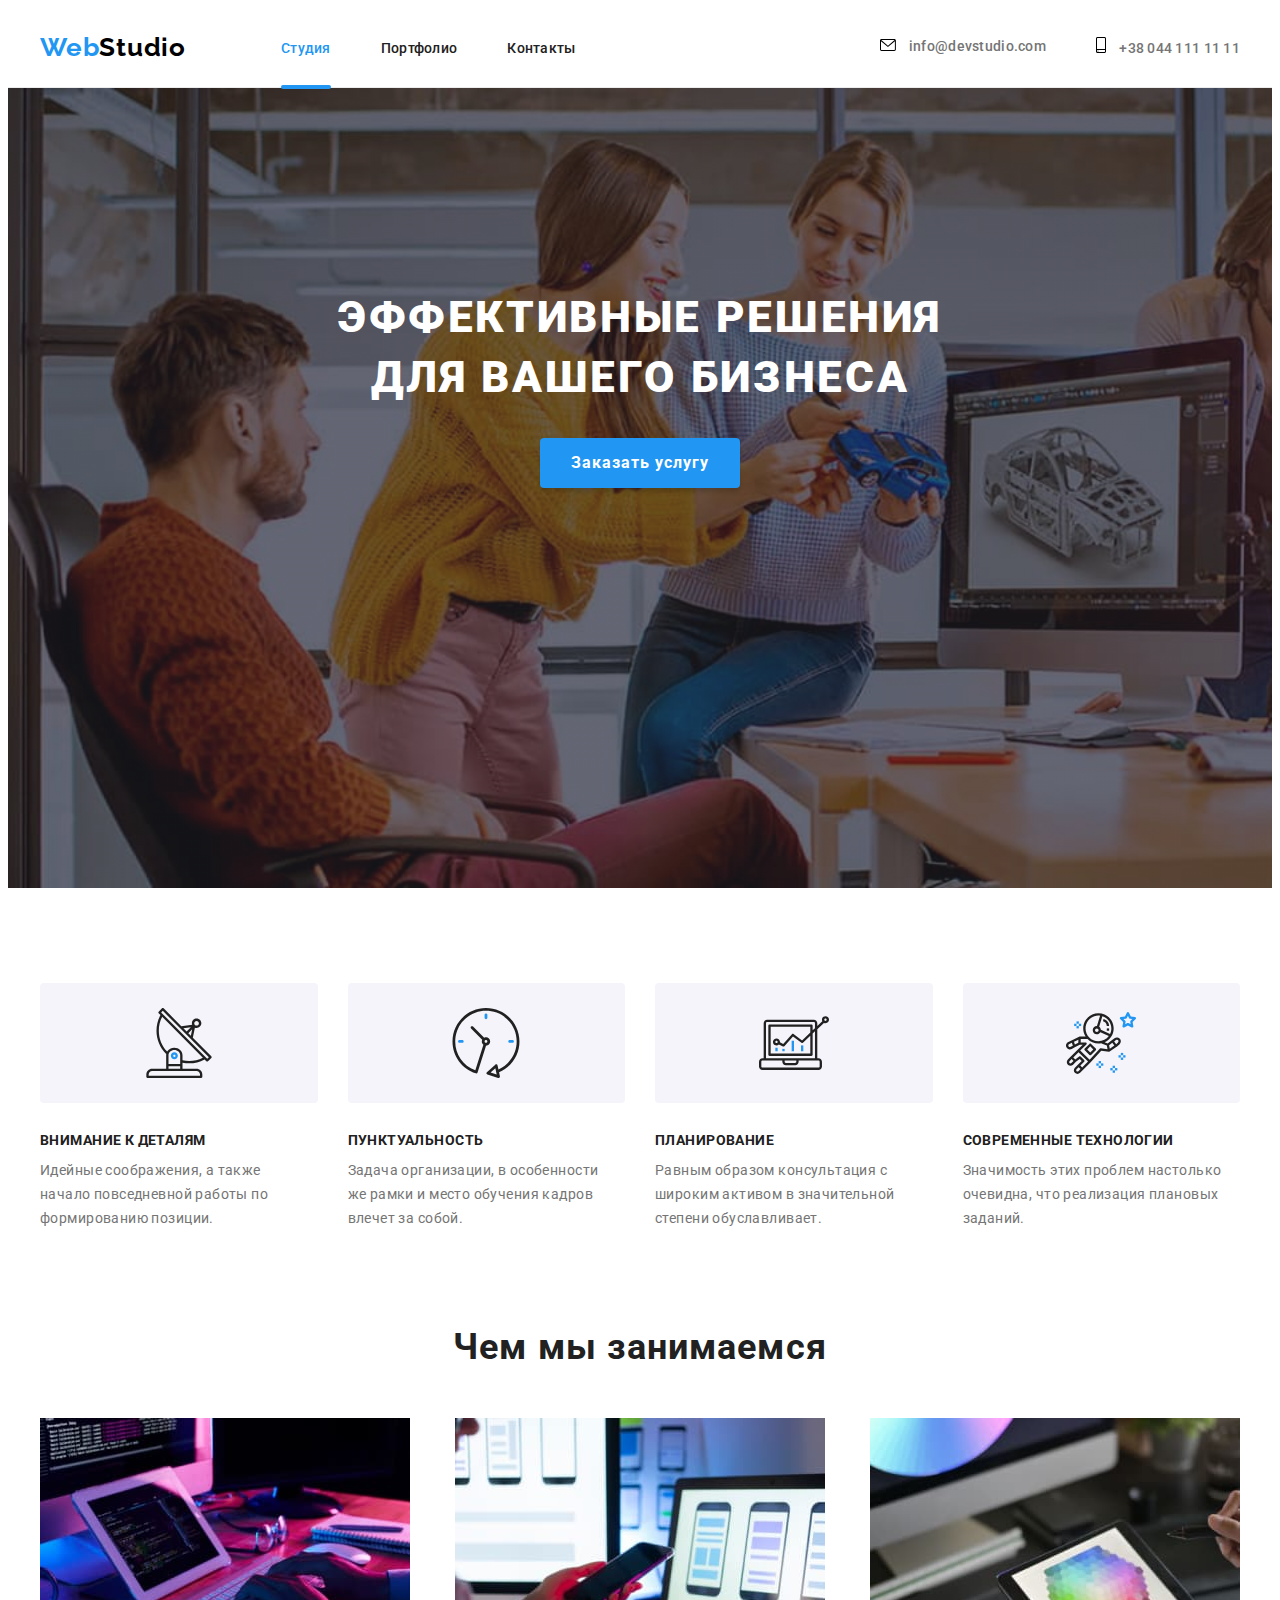
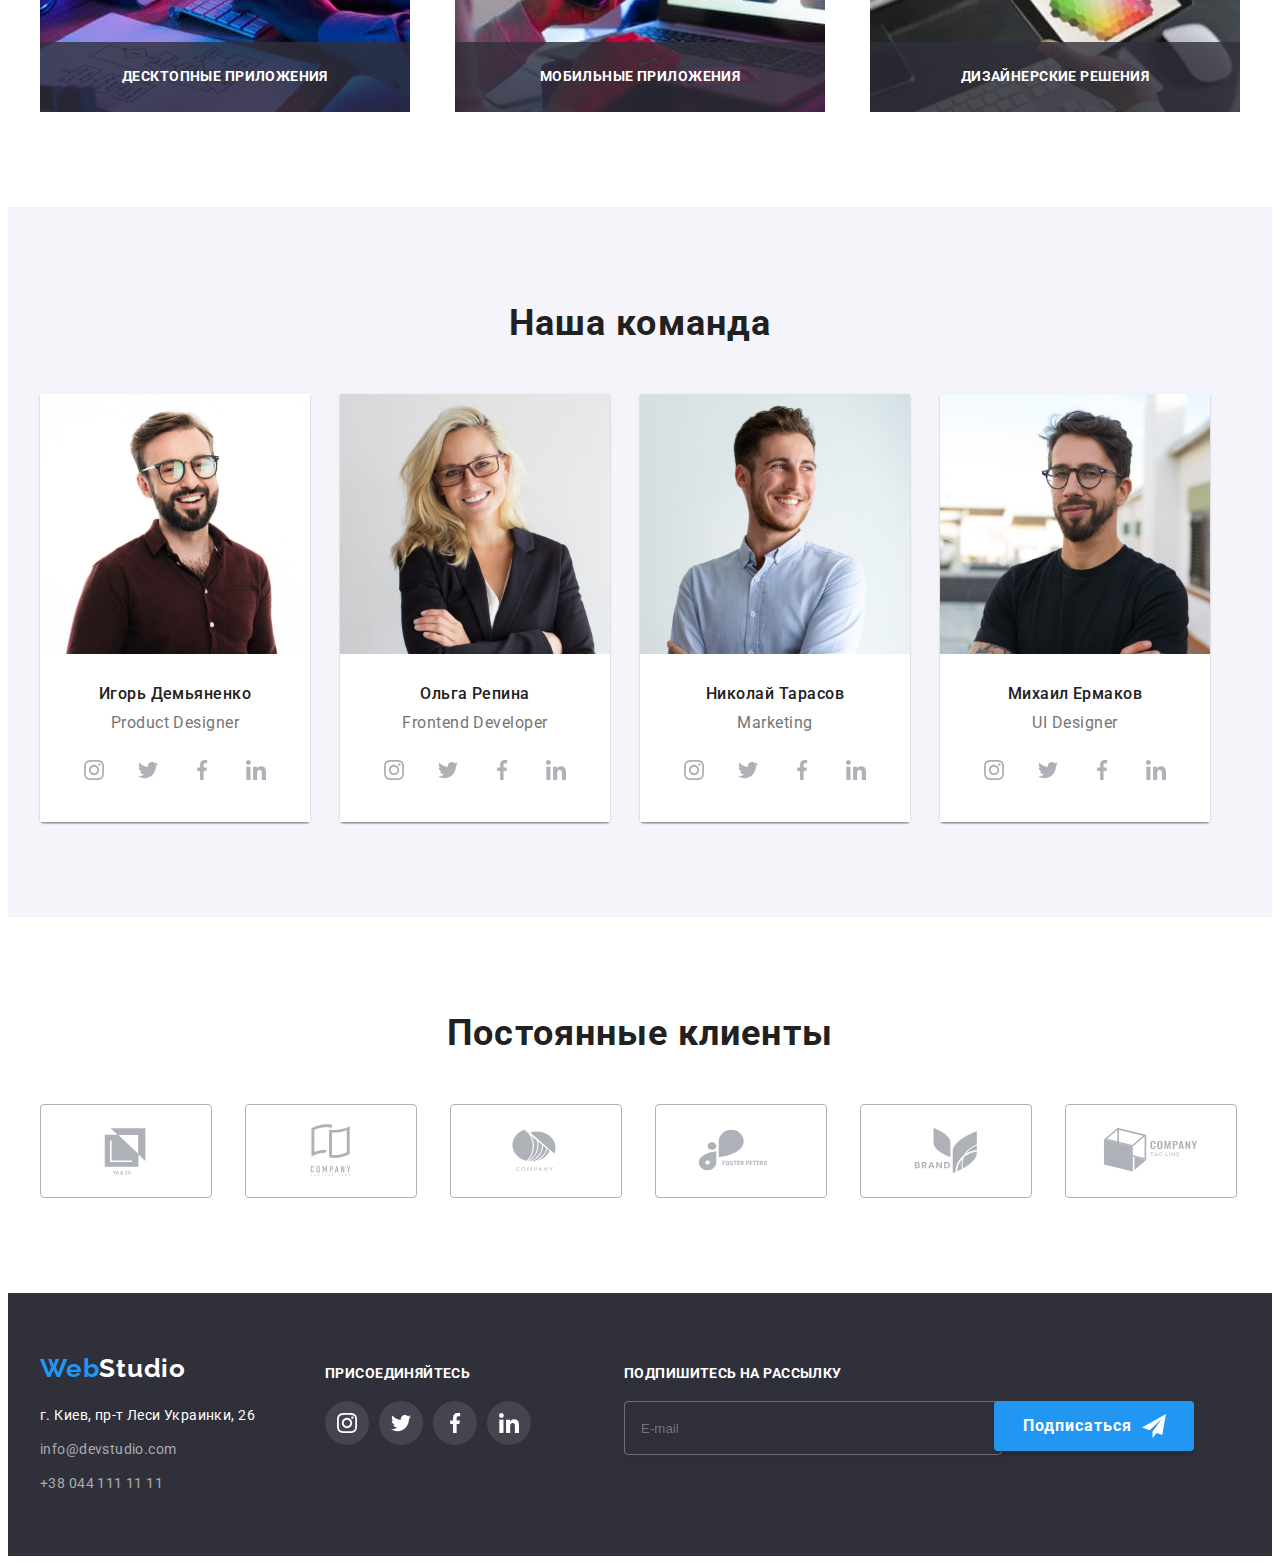
<file: index.html>
<!DOCTYPE html>
<html lang="ru">
<head>
    <meta charset="UTF-8">
    <meta http-equiv="X-UA-Compatible" content="IE=edge">
    <meta name="viewport" content="width=device-width, initial-scale=1.0">
    <link rel="preconnect" href="https://fonts.googleapis.com">
    <link rel="preconnect" href="https://fonts.gstatic.com" crossorigin>
    <link href="https://fonts.googleapis.com/css2?family=Raleway:wght@700&family=Roboto:wght@400;500;700;900&display=swap" rel="stylesheet">
    <link rel="stylesheet" href="https://cdnjs.cloudflare.com/ajax/libs/modern-normalize/1.1.0/modern-normalize.min.css" integrity="sha512-wpPYUAdjBVSE4KJnH1VR1HeZfpl1ub8YT/NKx4PuQ5NmX2tKuGu6U/JRp5y+Y8XG2tV+wKQpNHVUX03MfMFn9Q==" crossorigin="anonymous" referrerpolicy="no-referrer" />
    <link rel="stylesheet" href="./css/main.min.css">
    <title>My project</title>
</head>
<body class="body">
    <header class="header">
        <div class="container header-container">
            <a class="logo link" href="" lang="en">Web<span class="logo__studio-header">Studio</span></a>
            <nav class="navigation">
              <ul class="nav-list list">
                <li class="nav-list__item">
                  <a class="nav-list__link link active-page" href="./index.html">Студия</a>
                </li>
                <li class="nav-list__item">
                  <a class="nav-list__link link" href="./portfolio.html">Портфолио</a>
                </li>
                <li class="nav-list__item">
                  <a class="nav-list__link link" href="">Контакты</a>
                </li>
              </ul>
            </nav>
          <a class="nav-maill-info link" href="mailto:info@devstudio.com">
                <svg class="nav-maill-info__svg" width="16" height="12" >
                    <use class="" href="./images/svg/sprite.svg#email" ></use>
                </svg>
            info@devstudio.com</a>
          <a class="nav-tel-info link" href="tel:+380441111111">
                <svg class="nav-tel-info__svg" width="10" height="16" >
                    <use class="" href="./images/svg/sprite.svg#tel" ></use>
                </svg>
            +38 044 111 11 11</a>
        </div>
    </header>
    <main>
    <section class="hero-section">
        <div class="hero-container container">
            <h1 class="hero-title">Эффективные решения <br> для вашего бизнеса</h1>
            <button class="modal-btn" type="button" data-modal-open>Заказать услугу</button>
        </div>
    </section>
    <section class="about-section">
        <div class="container">
            <ul class="about-img list">
                <li class="about-img__list">
                    <svg class="about-img__icon" width="70" height="70">
                        <use href="./images/svg/sprite.svg#antenna"></use>
                    </svg>
                </li>
                <li class="about-img__list">
                    <svg class="about-img__icon" width="70" height="70">
                        <use href="./images/svg/sprite.svg#clock"></use>
                    </svg>
                </li>
                <li class="about-img__list">
                    <svg class="about-img__icon" width="70" height="70">
                        <use href="./images/svg/sprite.svg#diagram"></use>
                    </svg>
                </li>
                <li class="about-img__list">
                    <svg class="about-img__icon" width="70" height="70">
                        <use href="./images/svg/sprite.svg#astronaut"></use>
                    </svg>
                </li>
            </ul>
            <ul class="about-container list">
                <li class="about-container__list">
                    <h3 class="about-container__title">Внимание к деталям</h3>
                    <p class="about-container__description">Идейные соображения, а также <br> начало повседневной работы по <br>формированию позиции.</p>
                </li>
                <li class="about-container__list">
                    <h3 class="about-container__title">Пунктуальность</h3>
                    <p class="about-container__description">Задача организации, в особенности <br>же рамки и место обучения кадров <br>влечет за собой.</p>
                </li>
                <li class="about-container__list">
                    <h3 class="about-container__title">Планирование</h3>
                    <p class="about-container__description">Равным образом консультация с <br>широким активом в значительной <br>степени обуславливает.</p>
                </li>
                <li class="about-container__list">
                    <h3 class="about-container__title">Современные технологии</h3>
                    <p class="about-container__description">Значимость этих проблем настолько <br>очевидна, что реализация плановых <br>заданий.</p>
                </li>
            </ul>        
        </div>
    </section>
    <section class="services sections">
        <div class="container">
            <h2 class="services-title">Чем мы занимаемся</h2>
            <ul class="list services-list">
                <li class="services-list__item"> 
                        <p class="services-list__description">Десктопные приложения</p>
                        <img src="images/actions/print.jpg" alt="печатать на клавиатуре" width="370" height="294">
                </li>
                <li class="services-list__item">
                    <p class="services-list__description">Мобильные приложения</p>
                    <img src="images/actions/phone.jpg" alt="держать телефон в руке" width="370" height="294">
                </li>
                <li class="services-list__item">
                    <p class="services-list__description">Дизайнерские решения</p>
                    <img src="images/actions/tablet.jpg" alt="держать планшет" width="370" height="294">
                </li>
            </ul>
        </div>
    </section>
    <section class="team sections">
        <div class="container">
            <h2 class="team-title">Наша команда</h2>
            <ul class="list team-list">
                <li class="team-list__card">
                    <img src="images/team/igor.jpg" alt="Игорь" width="270" height="260">
                    <div class="team-list__description">
                        <h3 class="team-list__name">Игорь Демьяненко</h3>
                        <p class="team-list__profession" lang="en">Product Designer</p>
                        <ul class="list team-networks">
                            <li class="team-networks__list">
                                <a class="team-networks__link link" href="">
                                    <svg class="team-networks__svg" width="20" height="20">
                                        <use href="./images/svg/sprite.svg#instagram"></use>
                                    </svg>
                                </a>
                            </li>
                            <li class="team-networks__list">
                                <a class="team-networks__link link" href="">
                                    <svg class="team-networks__svg" width="20" height="20">
                                        <use href="./images/svg/sprite.svg#twitter"></use>
                                    </svg>
                                </a>
                            </li>
                            <li class="team-networks__list">
                                <a class="team-networks__link link" href="">
                                    <svg class="team-networks__svg" width="20" height="20">
                                        <use href="./images/svg/sprite.svg#facebook"></use>
                                    </svg>
                                </a>
                            </li>
                            <li class="team-networks__list">
                                <a class="team-networks__link link" href="">
                                    <svg class="team-networks__svg" width="20" height="20">
                                        <use href="./images/svg/sprite.svg#linkedin"></use>
                                    </svg>
                                </a>

                            </li>
                        </ul>
                    </div>
                </li>
                <li class="team-list__card">
                    <img src="images/team/olga.jpg" alt="Ольга" width="270" height="260">
                   <div class="team-list__description">
                        <h3 class="team-list__name">Ольга Репина</h3>
                        <p class="team-list__profession" lang="en">Frontend Developer</p>
                        <ul class="list team-networks">
                            <li class="team-networks__list">
                                <a class="team-networks__link link" href="">
                                    <svg class="team-networks__svg" width="20" height="20">
                                        <use href="./images/svg/sprite.svg#instagram"></use>
                                    </svg>
                                </a>
                            </li>
                            <li class="team-networks__list">
                                <a class="team-networks__link link" href="">
                                    <svg class="team-networks__svg" width="20" height="20">
                                        <use href="./images/svg/sprite.svg#twitter"></use>
                                    </svg>
                                </a>
                            </li>
                            <li class="team-networks__list">
                                <a class="team-networks__link link" href="">
                                    <svg class="team-networks__svg" width="20" height="20">
                                        <use href="./images/svg/sprite.svg#facebook"></use>
                                    </svg>
                                </a>
                            </li>
                            <li class="team-networks__list">
                                <a class="team-networks__link link" href="">
                                    <svg class="team-networks__svg" width="20" height="20">
                                        <use href="./images/svg/sprite.svg#linkedin"></use>
                                    </svg>
                                </a>
                            </li>
                        </ul>
                   </div>
                </li>
                <li class="team-list__card">
                    <img src="images/team/nikolay.jpg" alt="Николай" width="270" height="260">
                    <div class="team-list__description">
                        <h3 class="team-list__name">Николай Тарасов</h3>
                        <p class="team-list__profession" lang="en">Marketing</p>
                        <ul class="list team-networks">
                            <li class="team-networks__list">
                                <a class="team-networks__link link" href="">
                                    <svg class="team-networks__svg" width="20" height="20">
                                        <use href="./images/svg/sprite.svg#instagram"></use>
                                    </svg>
                                </a>
                            </li>
                            <li class="team-networks__list">
                                <a class="team-networks__link link" href="">
                                    <svg class="team-networks__svg" width="20" height="20">
                                        <use href="./images/svg/sprite.svg#twitter"></use>
                                    </svg>
                                </a>
                            </li>
                            <li class="team-networks__list">
                                <a class="team-networks__link link" href="">
                                    <svg class="team-networks__svg" width="20" height="20">
                                        <use href="./images/svg/sprite.svg#facebook"></use>
                                    </svg>
                                </a>
                            </li>
                            <li class="team-networks__list">
                                <a class="team-networks__link link" href="">
                                    <svg class="team-networks__svg" width="20" height="20">
                                        <use href="./images/svg/sprite.svg#linkedin"></use>
                                    </svg>
                                </a>
                            </li>
                        </ul>
                    </div>
                </li>
                <li class="team-list__card">
                    <img src="images/team/mikhail.jpg" alt="Михаил" width="270" height="260">
                   <div class="team-list__description">
                        <h3 class="team-list__name">Михаил Ермаков</h3>
                        <p class="team-list__profession" lang="en">UI Designer</p>
                        <ul class="list team-networks">
                            <li class="team-networks__list">
                                <a class="team-networks__link link" href="">
                                    <svg class="team-networks__svg" width="20" height="20">
                                        <use href="./images/svg/sprite.svg#instagram"></use>
                                    </svg>
                                </a>
                            </li>
                            <li class="team-networks__list">
                                <a class="team-networks__link link" href="">
                                    <svg class="team-networks__svg" width="20" height="20">
                                        <use href="./images/svg/sprite.svg#twitter"></use>
                                    </svg>
                                </a>
                            </li>
                            <li class="team-networks__list">
                                <a class="team-networks__link link" href="">
                                    <svg class="team-networks__svg" width="20" height="20">
                                        <use href="./images/svg/sprite.svg#facebook"></use>
                                    </svg>
                                </a>
                            </li>
                            <li class="team-networks__list">
                                <a class="team-networks__link link" href="">
                                    <svg class="team-networks__svg" width="20" height="20">
                                        <use href="./images/svg/sprite.svg#linkedin"></use>
                                    </svg>
                                </a>
                            </li>
                        </ul>
                   </div>
                </li>
            </ul>
        </div>
    </section>
    <section class="customers sections">
        <h2 class="team-title">Постоянные клиенты</h2>
        <div class="container">
            <ul class="customers-list list">
                <li class="customers-card">
                    <a class="customers-link link" href="">
                        <svg class="customers-link-svg" width="106" height="60">
                            <use href="./images/svg/sprite.svg#logo1"></use>
                        </svg>
                    </a>
                </li>
                <li class="customers-card">
                    <a class="customers-link link" href="">
                        <svg class="customers-link-svg" width="106" height="60">
                            <use href="./images/svg/sprite.svg#logo2"></use>
                        </svg>
                    </a>
                </li>
                <li class="customers-card">
                    <a class="customers-link link" href="">
                        <svg class="customers-link-svg" width="106" height="60">
                            <use href="./images/svg/sprite.svg#logo3"></use>
                        </svg>
                    </a>
                </li>
                <li class="customers-card">
                    <a class="customers-link link" href="">
                        <svg class="customers-link-svg" width="106" height="60">
                            <use href="./images/svg/sprite.svg#logo4"></use>
                        </svg>
                    </a>
                </li>
                <li class="customers-card">
                    <a class="customers-link link" href="">
                        <svg class="customers-link-svg" width="106" height="60">
                            <use href="./images/svg/sprite.svg#logo5"></use>
                        </svg>
                    </a>
                </li>
                <li class="customers-card">
                    <a class="customers-link link" href="">
                        <svg class="customers-link-svg" width="106" height="60">
                            <use href="./images/svg/sprite.svg#logo6"></use>
                        </svg>
                    </a>
                </li>
            </ul>
        </div>
    </section>
    </main>
    <footer class="footer">
        <div class="footer-container container">
            <div>
                <a class="logo link" href="" lang="en">Web<span class="logo-studio-footer">Studio</span></a>
                <address>
                    <ul class="list">
                        <li class="map-list">
                            <a class="address-map link" href="https://goo.gl/maps/ZxELNricPK3WxZS16" target="_blank">г. Киев, пр-т Леси Украинки, 26</a>
                        </li>
                        <li class="maill-list">
                            <a class="address-maill link" href="mailto:info@devstudio.com">info@devstudio.com</a>
                        </li>
                        <li class="phone-list">
                            <a class="address-phone link" href="tel:+380441111111">+38 044 111 11 11</a>
                        </li>
                    </ul>
                </address>
            </div>
            <div class="footer-join">
                <h3 class="footer-join-title">Присоединяйтесь</h3>
                <ul class="list footer-join-list">
                    <li class="footer-join-list-item">
                        <a class="footer-join-list-link link" href="">
                            <svg class="footer-join-list-svg" width="20" height="20">
                                <use href="./images/svg/sprite.svg#instagram"></use>
                            </svg>
                        </a>
                    </li>
                    <li class="footer-join-list-item">
                        <a class="footer-join-list-link link" href="">
                            <svg class="footer-join-list-svg" width="20" height="20">
                                <use href="./images/svg/sprite.svg#twitter"></use>
                            </svg>
                        </a>
                    </li>
                    <li class="footer-join-list-item">
                        <a class="footer-join-list-link link" href="">
                            <svg class="footer-join-list-svg" width="20" height="20">
                                <use href="./images/svg/sprite.svg#facebook"></use>
                            </svg>
                        </a>
                    </li>
                    <li class="footer-join-list-item">
                        <a class="footer-join-list-link link" href="">
                            <svg class="footer-join-list-svg" width="20" height="20">
                                <use href="./images/svg/sprite.svg#linkedin"></use>
                            </svg>
                        </a>
                    </li>
                </ul>
            </div>
            <div class="footer-join-subscribe">
                <p class="footer-join-label">Подпишитесь на рассылку</p>
                <form class="footer-join-form">
                    <label>
                        <input name="footer-join" class="footer-join-input" type="text" placeholder="E-mail" required>
                    </label>
                <button type="submit" class="footer-join-btn">Подписаться
                    <svg class="footer-join-btn-svg" width="24" height="24">
                        <use href="./images/svg/sprite.svg#send"></use>
                    </svg>
                </button>
                </form>
            </div>
        </div>
    </footer>
    <div class="backdrop is-hidden" data-modal>
        <div class="modal">
          <button type="button" class="modal-close-button" data-modal-close>
            <svg class="modal-close-icon" width="11" height="11">
            <use href="./images/svg/sprite.svg#close-icon"></use>
            </svg>
          </button>
          <b class="contact-form-title">Оставьте свои данные, мы вам перезвоним</b>
          <form class="contact-form">
            <label class="contact-form-field">
                <span class="contact-form-label">Имя</span> 
                <span class="contact-form-input-wrapper">
                    <input name="user_name" class="contact-form-input" type="text" required>
                    <svg class="contact-form-input-svg" width="18" height="18">
                        <use href="./images/svg/sprite.svg#person-black"></use>
                    </svg>
                </span>
            </label>
            <label class="contact-form-field">
                <span class="contact-form-label">Телефон</span> 
                <span class="contact-form-input-wrapper">
                    <input name="user_tel" class="contact-form-input" type="tel" required>
                    <svg class="contact-form-input-svg" width="18" height="18">
                        <use href="./images/svg/sprite.svg#phone-black"></use>
                    </svg>
                </span>
            </label>
            <label class="contact-form-field">
                <span class="contact-form-label">Почта</span> 
                <span class="contact-form-input-wrapper">
                    <input name="user_mail" class="contact-form-input" type="text" required>
                    <svg class="contact-form-input-svg" width="18" height="18">
                        <use href="./images/svg/sprite.svg#email-black"></use>
                    </svg>
                </span>
            </label>
            <label class="contact-form-field">
                <span class="contact-form-label">Коментарий</span> 
                <textarea name="user_message" class="contact-form-message" placeholder="Введите текст"></textarea>
            </label>
            <div class="contact-form-checkbox-wrapper">
                <input  name="accept_policy" 
                        class="contact-form-checkbox visually-hidden" 
                        type="checkbox" 
                        required id="policy-checkbox">
                <label class="contact-form-checkbox-label" for="policy-checkbox">
                   Соглашаюсь с рассылкой и принимаю &nbsp;<a class="contact-form-checkbox-link" href="">Условия договора</a>
                </label>
            </div>
            <button type="submit" class="contact-form-btn">Отправить</button>
          </form>
        </div>  
    </div>
    <script src="./js/modal.js"></script>
</body>
</html>
</file>
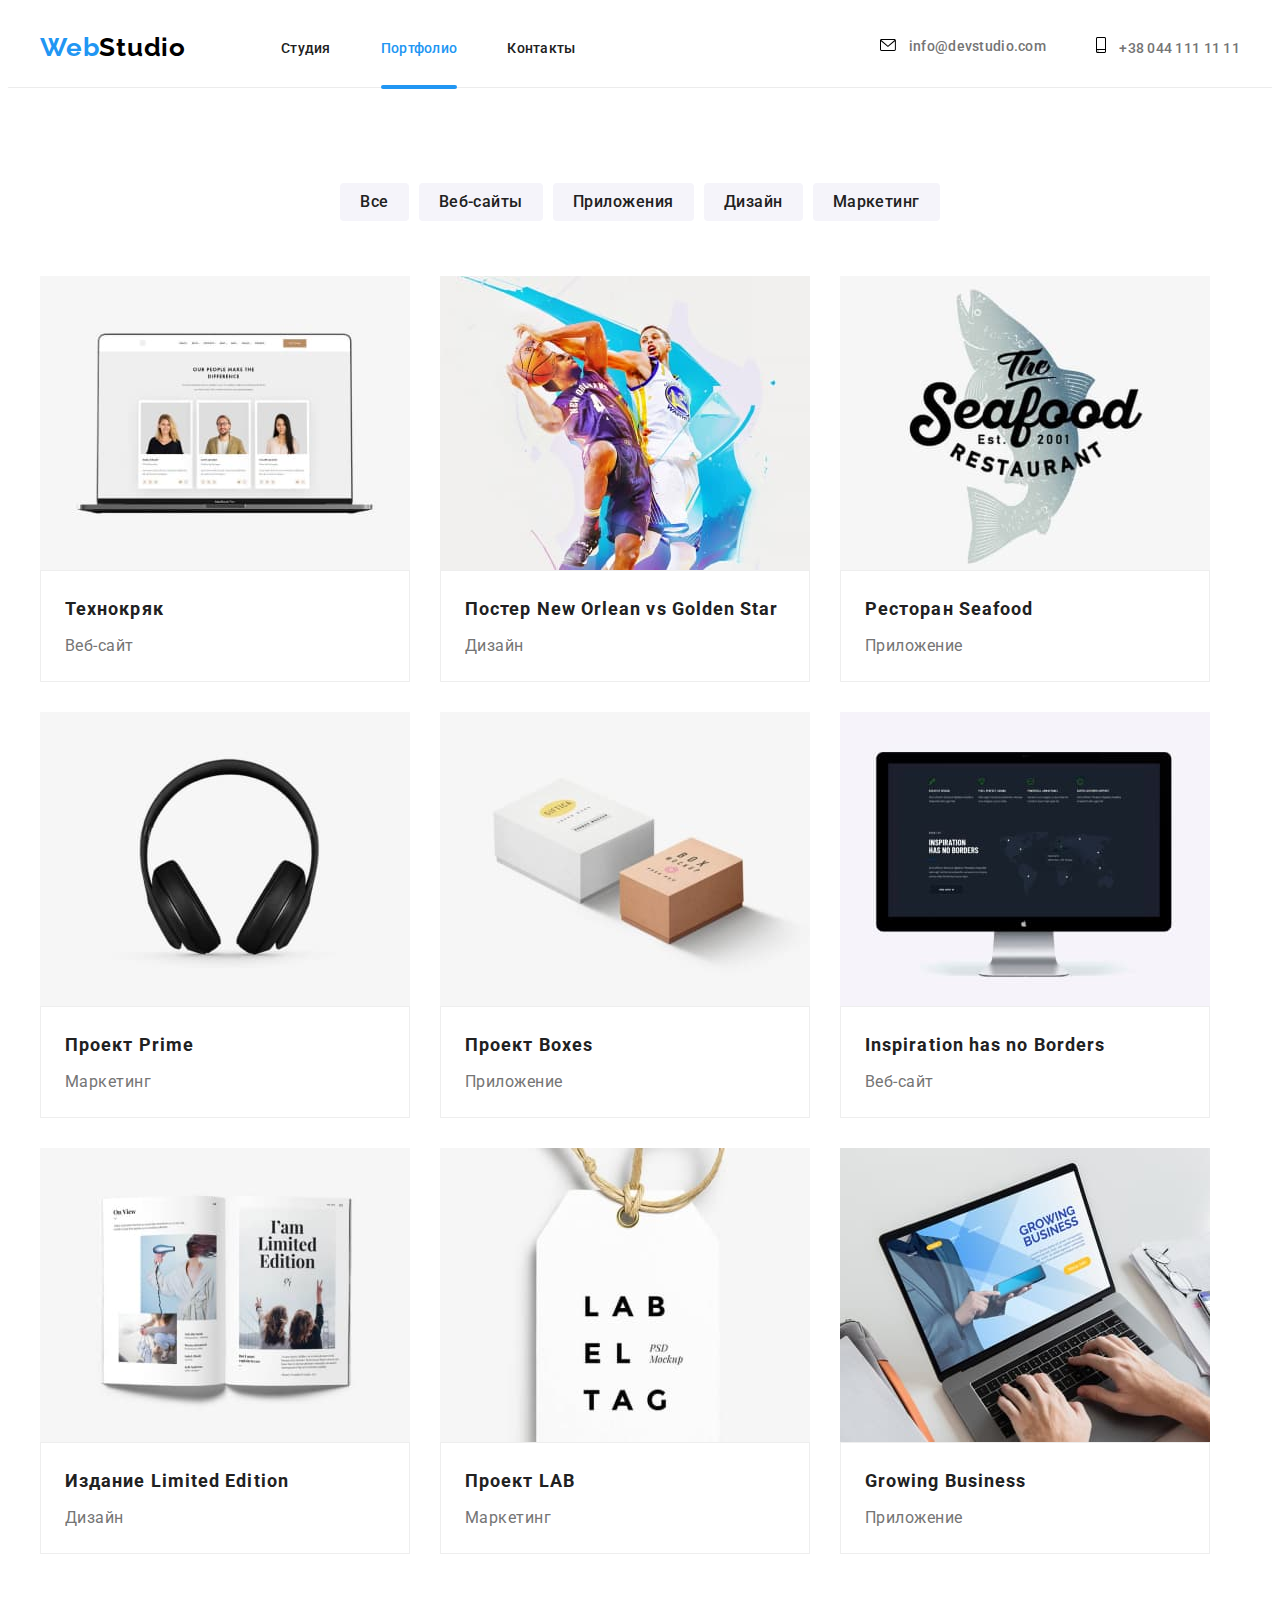
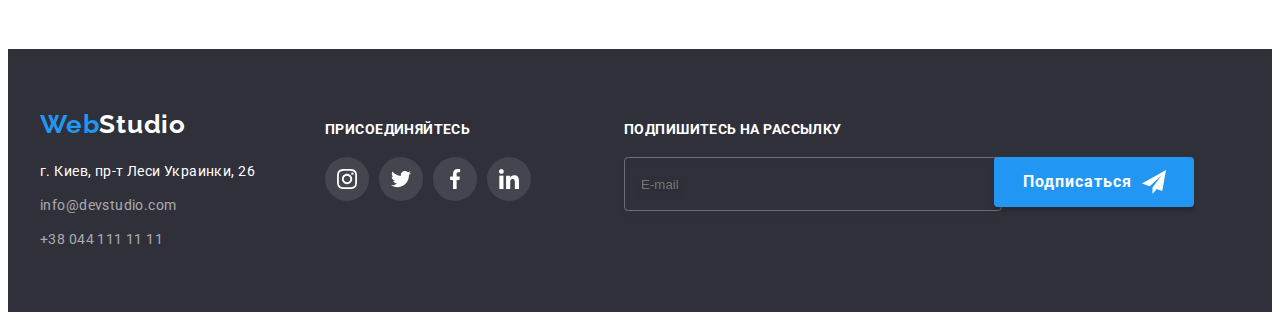
<file: portfolio.html>
<!DOCTYPE html>
<html lang="ru">
<head>
    <meta charset="UTF-8">
    <meta http-equiv="X-UA-Compatible" content="IE=edge">
    <meta name="viewport" content="width=device-width, initial-scale=1.0">
    <link rel="preconnect" href="https://fonts.googleapis.com">
    <link rel="preconnect" href="https://fonts.gstatic.com" crossorigin>
    <link href="https://fonts.googleapis.com/css2?family=Raleway:wght@700&family=Roboto:wght@400;500;700;900&display=swap" rel="stylesheet">
    <link rel="stylesheet" href="https://cdnjs.cloudflare.com/ajax/libs/modern-normalize/1.1.0/modern-normalize.min.css" integrity="sha512-wpPYUAdjBVSE4KJnH1VR1HeZfpl1ub8YT/NKx4PuQ5NmX2tKuGu6U/JRp5y+Y8XG2tV+wKQpNHVUX03MfMFn9Q==" crossorigin="anonymous" referrerpolicy="no-referrer" />
    <link rel="stylesheet" href="./css/main.min.css">
    <title>My project</title>
</head>
<body class="body">
    <header class="header">
      <div class="container header-container">
        <a class="logo link" href="" lang="en">Web<span class="logo__studio-header">Studio</span></a>
        <nav class="navigation">
          <ul class="nav-list list">
            <li class="nav-list__item">
              <a class="nav-list__link link" href="./index.html">Студия</a>
            </li>
            <li class="nav-list__item">
              <a class="nav-list__link link active-page" href="./portfolio.html">Портфолио</a>
            </li>
            <li class="nav-list__item">
              <a class="nav-list__link link" href="">Контакты</a>
            </li>
          </ul>
        </nav>
        <a class="nav-maill-info link" href="mailto:info@devstudio.com">
          <svg class="nav-maill-info__svg" width="16" height="12" >
              <use class="" href="./images/svg/sprite.svg#email" ></use>
          </svg>
      info@devstudio.com</a>
    <a class="nav-tel-info link" href="tel:+380441111111">
          <svg class="nav-tel-info__svg" width="10" height="16" >
              <use class="" href="./images/svg/sprite.svg#tel" ></use>
          </svg>
      +38 044 111 11 11</a>
    </div>
    </header>
    <main>
   <section class="sections">
     <div class="container">
      <ul class="list list-portfolio">
        <li class="btn-list-portfolio">
         <button class="portfolio-btn" type="button">Все</button>
        </li>
        <li class="btn-list-portfolio">
         <button class="portfolio-btn" type="button">Веб-сайты</button>
        </li>
        <li class="btn-list-portfolio">
         <button class="portfolio-btn" type="button">Приложения</button>
        </li>
        <li class="btn-list-portfolio">
         <button class="portfolio-btn" type="button">Дизайн</button>
        </li>
        <li class="btn-list-portfolio">
         <button class="portfolio-btn" type="button">Маркетинг</button>
        </li>
      </ul>
     </div>
     <div class="container">
      <ul class="list portfolio">
        <li class="portfolio-group">
          <a class="portfolio-group-link link" href="">
            <div class="portfolio-group-img-link">
              <img src="./images/portfolio/web.jpg" alt="Веб-сайт" width="370" height="294">
              <p class="overlay">
                Ресурс предлагает комплексные предложения с разным уровнем функционала и сервисов. Все это позволит посетителю получить исчерпывающие сведения о компании или частном лице.
              </p>
            </div>
            <div class="portfolio-border">
              <h3 class="portfolio-title">Технокряк</h3>
              <p class="portfolio-description">Веб-сайт</p>
            </div>
          </a>
        </li>
        <li class="portfolio-group">
          <a class="portfolio-group-link link" href="">
            <div class="portfolio-group-img-link">
              <img src="./images/portfolio/design.jpg" alt="Постер New Orlean vs Golden Star" width="370" height="294">
              <p class="overlay">
                Ресурс предлагает комплексные предложения с разным уровнем функционала и сервисов. Все это позволит посетителю получить исчерпывающие сведения о компании или частном лице.
              </p>
            </div>
            <div class="portfolio-border">
                 <h3 class="portfolio-title">Постер <span lang="en">New Orlean vs Golden Star</span> </h3>
                 <p class="portfolio-description">Дизайн</p>
            </div>
          </a>
        </li>
        <li class="portfolio-group">
          <a class="portfolio-group-link link" href="">
            <div class="portfolio-group-img-link">
              <img src="./images/portfolio/seafood.jpg" alt="Seafood" width="370" height="294">
              <p class="overlay">
                Ресурс предлагает комплексные предложения с разным уровнем функционала и сервисов. Все это позволит посетителю получить исчерпывающие сведения о компании или частном лице.
              </p>
            </div>
            <div class="portfolio-border">
                 <h3 class="portfolio-title">Ресторан <span lang="en">Seafood</span> </h3>
                 <p class="portfolio-description">Приложение</p>
            </div>
          </a>
        </li>
        <li class="portfolio-group">
          <a class="portfolio-group-link link" href="">
            <div class="portfolio-group-img-link">
              <img src="./images/portfolio/prime.jpg" alt="Наушники" width="370" height="294">
              <p class="overlay">
                Ресурс предлагает комплексные предложения с разным уровнем функционала и сервисов. Все это позволит посетителю получить исчерпывающие сведения о компании или частном лице.
              </p>
            </div>
            <div class="portfolio-border">
                  <h3 class="portfolio-title">Проект <span lang="en">Prime</span> </h3>
                  <p class="portfolio-description">Маркетинг</p>
            </div>
          </a>
        </li>
        <li class="portfolio-group">
          <a class="portfolio-group-link link" href="">
            <div class="portfolio-group-img-link">
              <img src="./images/portfolio/boxes.jpg" alt="Коробки" width="370" height="294">
              <p class="overlay">
              Ресурс предлагает комплексные предложения с разным уровнем функционала и сервисов. Все это позволит посетителю получить исчерпывающие сведения о компании или частном лице.
              </p>
            </div>
            <div class="portfolio-border">
                 <h3 class="portfolio-title">Проект <span lang="en">Boxes</span> </h3>
                 <p class="portfolio-description">Приложение</p>
            </div>
          </a>
        </li>
        <li class="portfolio-group">
          <a class="portfolio-group-link link" href="">
            <div class="portfolio-group-img-link">
              <img src="./images/portfolio/inspiration.jpg" alt="Монитор" width="370" height="294">
              <p class="overlay">
                Ресурс предлагает комплексные предложения с разным уровнем функционала и сервисов. Все это позволит посетителю получить исчерпывающие сведения о компании или частном лице.
              </p>
            </div>
            <div class="portfolio-border">
              <h3 class="portfolio-title" lang="en">Inspiration has no Borders</h3>
              <p class="portfolio-description">Веб-сайт</p>
            </div>
          </a>
        </li>
        <li class="portfolio-group">
          <a class="portfolio-group-link link" href="">
            <div class="portfolio-group-img-link">
              <img src="./images/portfolio/limited.jpg" alt="Журнал" width="370" height="294">
              <p class="overlay">
                Ресурс предлагает комплексные предложения с разным уровнем функционала и сервисов. Все это позволит посетителю получить исчерпывающие сведения о компании или частном лице.
              </p>
            </div>
            <div class="portfolio-border">
              <h3 class="portfolio-title">Издание <span lang="en">Limited Edition</span> </h3>
              <p class="portfolio-description">Дизайн</p>
            </div>
          </a>
        </li>
        <li class="portfolio-group">
          <a class="portfolio-group-link link" href="">
            <div class="portfolio-group-img-link">
              <img src="./images/portfolio/lab.jpg" alt="Проект" width="370" height="294">
              <p class="overlay">
                Ресурс предлагает комплексные предложения с разным уровнем функционала и сервисов. Все это позволит посетителю получить исчерпывающие сведения о компании или частном лице.
              </p>
            </div>
            <div class="portfolio-border">
              <h3 class="portfolio-title">Проект <span lang="en">LAB</span> </h3>
              <p class="portfolio-description">Маркетинг</p>
            </div>
          </a>
        </li>
        <li class="portfolio-group">
          <a class="portfolio-group-link link" href="">
            <div class="portfolio-group-img-link">
              <img src="./images/portfolio/business.jpg" alt="Growing Business" width="370" height="294">
              <p class="overlay">
                Ресурс предлагает комплексные предложения с разным уровнем функционала и сервисов. Все это позволит посетителю получить исчерпывающие сведения о компании или частном лице.
              </p>
            </div>
            <div class="portfolio-border">
              <h3 class="portfolio-title" lang="en">Growing Business</h3>
              <p class="portfolio-description">Приложение</p>
            </div>
          </a>
        </li>
      </ul>  
     </div>
   </section>
    </main>
    <footer class="footer">
      <div class="footer-container container">
        <div>
            <a class="logo link" href="" lang="en">Web<span class="logo-studio-footer">Studio</span></a>
            <address>
                <ul class="list">
                    <li class="map-list">
                        <a class="address-map link" href="https://goo.gl/maps/ZxELNricPK3WxZS16" target="_blank">г. Киев, пр-т Леси Украинки, 26</a>
                    </li>
                    <li class="maill-list">
                        <a class="address-maill link" href="mailto:info@devstudio.com">info@devstudio.com</a>
                    </li>
                    <li class="phone-list">
                        <a class="address-phone link" href="tel:+380441111111">+38 044 111 11 11</a>
                    </li>
                </ul>
            </address>
        </div>
        <div class="footer-join">
            <h3 class="footer-join-title">Присоединяйтесь</h3>
            <ul class="list footer-join-list">
                <li class="footer-join-list-item">
                    <a class="footer-join-list-link link" href="">
                        <svg class="footer-join-list-svg" width="20" height="20">
                            <use href="./images/svg/sprite.svg#instagram"></use>
                        </svg>
                    </a>
                </li>
                <li class="footer-join-list-item">
                    <a class="footer-join-list-link link" href="">
                        <svg class="footer-join-list-svg" width="20" height="20">
                            <use href="./images/svg/sprite.svg#twitter"></use>
                        </svg>
                    </a>
                </li>
                <li class="footer-join-list-item">
                    <a class="footer-join-list-link link" href="">
                        <svg class="footer-join-list-svg" width="20" height="20">
                            <use href="./images/svg/sprite.svg#facebook"></use>
                        </svg>
                    </a>
                </li>
                <li class="footer-join-list-item">
                    <a class="footer-join-list-link link" href="">
                        <svg class="footer-join-list-svg" width="20" height="20">
                            <use href="./images/svg/sprite.svg#linkedin"></use>
                        </svg>
                    </a>
                </li>
            </ul>
        </div>
        <div class="footer-join-subscribe">
          <p class="footer-join-label">Подпишитесь на рассылку</p>
          <form class="footer-join-form">
              <label>
                  <input name="footer-join" class="footer-join-input" type="text" placeholder="E-mail" required>
              </label>
          <button type="submit" class="footer-join-btn">Подписаться
              <svg class="footer-join-btn-svg" width="24" height="24">
                  <use href="./images/svg/sprite.svg#send"></use>
              </svg>
          </button>
          </form>
      </div>
    </div> 
  </footer>
</body>
</html>
</file>
<file: css/main.min.css>
:root{--primary-font-family: "Roboto", sans-serif;--secondary-font-family:"Raleway", sans-serif;--accent-color:#2196F3;--hover-focus-btn-color:#188CE8;--main-font-color: #212121;--secondary-font-color: #757575;--main-background-color: #FFFFFF;--hero-footer-background-color: #2F303A;--team-background-color: #F5F4FA;--logo-studio-header-color: #000000}.visually-hidden{position:absolute;width:1px;height:1px;margin:-1px;border:0;padding:0;white-space:nowrap;clip-path:inset(100%);clip:rect(0 0 0 0);overflow:hidden}.body{font-family:var(--primary-font-family);background:var(--main-background-color)}h1,h2,h3,h4,h5,h6,p{margin-top:0;margin-bottom:0}ul,ol{margin-top:0;margin-bottom:0;padding-left:0}img{display:block;max-width:100%;height:auto}.list{list-style:none}.link{text-decoration:none}.sections{padding-top:95px;padding-bottom:95px}.container{width:1200px;margin-left:auto;margin-right:auto;padding-left:15px;padding-right:15px}.modal-btn{min-width:200px;padding:10px 30px;font-family:inherit;font-weight:700;font-size:16px;line-height:1.87;letter-spacing:0.06em;background-color:var(--accent-color);color:var(--main-background-color);cursor:pointer;margin-top:30px;border:1px;border-radius:4px;box-shadow:0px 4px 4px rgba(0,0,0,0.15);transition:background-color 250ms cubic-bezier(0.4, 0, 0.2, 1)}.modal-btn:hover,.modal-btn:focus{background-color:var(--hover-focus-btn-color)}.logo{font-family:var(--secondary-font-family);font-weight:700;font-size:26px;line-height:1.19;letter-spacing:0.03em;color:var(--accent-color)}.services-title,.team-title{font-weight:700;font-size:36px;line-height:1.17;text-align:center;letter-spacing:0.03em;color:var(--main-font-color);margin-bottom:50px}.backdrop{position:fixed;top:0;left:0;width:100vw;height:100vh;background-color:rgba(0,0,0,0.2);transition:opacity 500ms cubic-bezier(0.4, 0, 0.2, 1),visibility 500ms cubic-bezier(0.4, 0, 0.2, 1),pointer-events 500ms cubic-bezier(0.4, 0, 0.2, 1)}.backdrop.is-hidden{opacity:0;visibility:hidden;pointer-events:none}.modal{position:absolute;top:50%;left:50%;transform:translate(-50%, -50%);width:528px;height:580px;background-color:#fff;box-shadow:0px 1px 3px rgba(0,0,0,0.12),0px 1px 1px rgba(0,0,0,0.14),0px 2px 1px rgba(0,0,0,0.2);border-radius:4px;padding:40px}.modal-close-button{position:absolute;top:8px;right:8px;width:30px;height:30px;display:flex;align-items:center;justify-content:center;border-radius:50%;border:1px solid rgba(0,0,0,0.1);background-color:transparent;padding:0;cursor:pointer}.modal-close-button:hover{fill:var(--accent-color)}.modal-close-button:focus{outline:none;border-color:var(--accent-color);fill:var(--accent-color)}.contact-form-title{display:block;font-family:var(--primary-font-family);font-weight:700;font-size:20px;line-height:1.15;text-align:center;letter-spacing:0.03em;color:var(--main-font-color)}.contact-form-field{display:block;margin-top:10px}.contact-form-label{font-family:var(--primary-font-family);font-weight:400;font-size:12px;line-height:1,17;letter-spacing:0.01em;color:var(--secondary-font-color)}.contact-form-input-wrapper{display:block;margin-top:4px;position:relative}.contact-form-input{width:100%;height:40px;padding-left:42px;border:1px solid rgba(33,33,33,0.2);border-radius:4px;transition:border-color 250ms cubic-bezier(0.4, 0, 0.2, 1)}.contact-form-input:focus{outline:none;border-color:var(--accent-color)}.contact-form-input-svg{display:block;position:absolute;top:50%;left:12px;transform:translateY(-50%);transition:fill 250ms cubic-bezier(0.4, 0, 0.2, 1)}.contact-form-input:focus+.contact-form-input-svg{fill:var(--accent-color)}.contact-form-message{width:100%;height:120px;margin-top:4px;padding:12px 16px;border:1px solid rgba(33,33,33,0.2);border-radius:4px;resize:none;transition:border-color 250ms cubic-bezier(0.4, 0, 0.2, 1)}.contact-form-message::placeholder{font-family:var(--primary-font-family);font-weight:400;font-size:12px;line-height:1.17;letter-spacing:0.01em;color:rgba(117,117,117,0.5)}.contact-form-message:focus{outline:none;border-color:var(--accent-color)}.contact-form-checkbox-wrapper{margin-bottom:30px}.contact-form-checkbox-label{display:flex;justify-content:center;margin-top:20px;font-family:var(--primary-font-family);font-size:14px;line-height:1,71;letter-spacing:0.03em;color:var(--secondary-font-color)}.contact-form-checkbox-label::before{display:inline-block;content:"";width:16px;height:15px;margin-right:8px;border:2px solid #212121;box-shadow:0px 1px 3px rgba(0,0,0,0.12),0px 1px 1px rgba(0,0,0,0.14),0px 2px 1px rgba(0,0,0,0.2);border-radius:4px;cursor:pointer}.contact-form-checkbox:focus+.contact-form-checkbox-label::before{outline:1px solid rgba(0,0,255,0.5)}.contact-form-checkbox:checked+.contact-form-checkbox-label::before{background-image:url(../images/tick.png);background-color:var(--accent-color);background-repeat:no-repeat;background-position:50% 50%;border:0px}.contact-form-checkbox-link{color:var(--accent-color)}.contact-form-btn{display:block;margin:0 auto;min-width:200px;height:50px;background-color:var(--accent-color);color:#FFFFFF;box-shadow:0px 4px 4px rgba(0,0,0,0.15);border-radius:4px;cursor:pointer;transition:background-color 250ms cubic-bezier(0.4, 0, 0.2, 1);border:0}.contact-form-btn:hover,.contact-form-btn:focus{background-color:var(--hover-focus-btn-color)}.header-container{display:flex;align-items:center}.nav-list{display:flex;align-items:center}.header{padding-top:24px;padding-bottom:24px;border-bottom:1px solid #ECECEC}.navigation{margin-left:95px}.nav-list__item{position:relative}.nav-list__item:not(:first-child){margin-left:50px}.logo__studio-header{color:var(--logo-studio-header-color)}.nav-list__link{font-weight:500;font-size:14px;line-height:1.14;letter-spacing:0.02em;color:var(--main-font-color);transition:color 250ms cubic-bezier(0.4, 0, 0.2, 1)}.nav-list__link::after{display:none;width:100%;height:4px;content:'';border-radius:4px;margin-top:28px;background-color:var(--accent-color)}.nav-list__link:hover,.nav-list__link:focus{color:var(--accent-color)}.nav-list__link:hover::after,.nav-list__link:focus::after{display:flex;position:absolute}.active-page{color:var(--accent-color)}.active-page::after{display:flex;width:100%;height:4px;content:'';border-radius:4px;margin-top:28px;background-color:var(--accent-color);position:absolute}.nav-maill-info,.nav-tel-info{margin-left:auto}.nav-tel-info{margin-left:50px}.nav-maill-info,.nav-tel-info{font-weight:500;font-size:14px;line-height:1.14;letter-spacing:0.02em;color:var(--secondary-font-color);transition:color 250ms cubic-bezier(0.4, 0, 0.2, 1),fill 250ms cubic-bezier(0.4, 0, 0.2, 1)}.nav-maill-info:hover,.nav-tel-info:hover,.nav-maill-info:focus,.nav-tel-info:focus{color:var(--accent-color);fill:var(--accent-color)}.nav-tel-info:hover,.nav-tel-info:focus{color:var(--accent-color);fill:var(--accent-color)}.nav-maill-info__svg,.nav-tel-info__svg{margin-right:10px}.hero-section{background-color:var(--hero-footer-background-color);background-image:linear-gradient(rgba(47,48,58,0.4), rgba(47,48,58,0.4)),url(../images/bg/bg-hero.jpg);background-size:cover;height:600px;padding-top:200px;flex-grow:1}.hero-container{display:flex;flex-direction:column;align-items:center}.hero-title{font-weight:900;font-size:44px;line-height:1.36;text-align:center;letter-spacing:0.06em;text-transform:uppercase;color:var(--main-background-color)}.about-section{padding-top:95px}.about-img{display:flex;align-items:center;justify-content:space-between;flex-wrap:wrap}.about-img__list{display:flex;align-items:center;justify-content:center;height:120px;flex-basis:calc((100% - 90px) / 4);background-color:var(--team-background-color);border-radius:4px}.about-container{display:flex;align-items:center;justify-content:space-between;flex-wrap:wrap;margin-top:30px}.about-container__list{flex-basis:calc((100% - 90px) / 4)}.about-container__title{font-weight:700;font-size:14px;line-height:1.14;letter-spacing:0.03em;text-transform:uppercase;color:var(--main-font-color)}.about-container__description{font-size:14px;line-height:1.71;letter-spacing:0.03em;color:var(--secondary-font-color);margin-top:10px}.services-list{display:flex;justify-content:space-between}.services-list__item{position:relative}.services-list__description{position:absolute;bottom:0;left:0;width:100%;padding-top:27px;padding-bottom:27px;color:#FFFFFF;font-family:var(--primary-font-family);font-weight:700;font-size:14px;line-height:1.14;text-align:center;letter-spacing:0.03em;text-transform:uppercase;background-color:rgba(47,48,58,0.8)}.team{background:var(--team-background-color)}.team-list{display:flex;margin-left:-30px}.team-list__card{margin-left:30px;box-shadow:0px 1px 3px rgba(0,0,0,0.12),0px 1px 1px rgba(0,0,0,0.14),0px 2px 1px rgba(0,0,0,0.2);border-radius:0px 0px 4px 4px}.team-list__description{padding-top:30px;padding-bottom:30px;background-color:var(--main-background-color)}.team-list__name{margin-bottom:10px;font-weight:500;font-size:16px;line-height:1.19;text-align:center;letter-spacing:0.03em;color:var(--main-font-color)}.team-list__profession{font-size:16px;line-height:1.19;text-align:center;letter-spacing:0.03em;color:var(--secondary-font-color)}.team-networks{display:flex;justify-content:center;align-items:center;margin-top:16px}.team-networks__link{display:flex;justify-content:center;align-items:center;width:44px;height:44px;border-radius:50%;background-color:var(--main-background-color);fill:#AFB1B8;transition:fill 250ms cubic-bezier(0.4, 0, 0.2, 1),background-color 250ms cubic-bezier(0.4, 0, 0.2, 1)}.team-networks__link:hover,.team-networks__link:focus{fill:var(--main-background-color);background-color:var(--accent-color)}.team-networks__list:not(:first-child){margin-left:10px}.customers-list{display:flex;justify-content:space-between}.customers-link{display:flex;justify-content:center;align-items:center;border:1px solid #AFB1B8;width:170px;height:92px;border-radius:4px;fill:#AFB1B8;transition:fill 250ms cubic-bezier(0.4, 0, 0.2, 1)}.customers-link:hover,.customers-link:focus{fill:var(--accent-color)}.customers-card{flex-basis:calc((100% - 150px) /6)}.footer{padding-top:60px;padding-bottom:60px;background:var(--hero-footer-background-color)}.footer-container{display:flex}.footer-join{margin-top:12px;margin-left:70px}.footer-join-title{font-family:var(--primary-font-family);font-weight:700;font-size:14px;line-height:1,14;letter-spacing:0.03em;text-transform:uppercase;color:var(--main-background-color)}.footer-join-list{display:flex;justify-content:center;align-items:center;margin-top:20px}.footer-join-list-link{display:flex;justify-content:center;align-items:center;width:44px;height:44px;border-radius:50%;background-color:rgba(255,255,255,0.1);fill:var(--main-background-color);transition:background-color 250ms cubic-bezier(0.4, 0, 0.2, 1)}.footer-join-list-link:hover,.footer-join-list-link:focus{background-color:var(--accent-color)}.footer-join-list-item:not(:first-child){margin-left:10px}.map-list{margin-top:20px}.maill-list,.phone-list{margin-top:10px}.logo-studio-footer{color:var(--main-background-color)}.address-map{font-style:normal;font-size:14px;line-height:1.71;letter-spacing:0.03em;color:var(--main-background-color)}.address-maill,.address-phone{font-style:normal;font-size:14px;line-height:1.71;letter-spacing:0.03em;color:rgba(255,255,255,0.6)}.footer-join-subscribe{margin-left:93px;margin-top:12px}.footer-join-label{font-family:var(--primary-font-family);font-weight:700;font-size:14px;line-height:1,14;letter-spacing:0.03em;text-transform:uppercase;color:#FFFFFF;margin-bottom:20px}.footer-join-input{width:358px;height:50px;border:1px solid rgba(255,255,255,0.3);filter:drop-shadow(0px 4px 4px rgba(0,0,0,0.15));border-radius:4px;padding-left:16px;color:#FFFFFF;background-color:transparent}.footer-join-form{display:flex;position:absolute;width:570px}.footer-join-btn{position:absolute;top:0;right:0;display:flex;align-items:center;text-align:center;min-width:200px;min-height:50px;background:var(--accent-color);box-shadow:0px 4px 4px rgba(0,0,0,0.15);border:0;border-radius:4px;padding:0px 0px 0px 29px;color:#FFFFFF;font-family:var(--primary-font-family);font-weight:700;font-size:16px;line-height:1.87;letter-spacing:0.06em;transition:background-color 250ms cubic-bezier(0.4, 0, 0.2, 1)}.footer-join-btn:hover,.footer-join-btn:focus{background-color:var(--accent-color)}.footer-join-btn-svg{display:block;position:absolute;top:50%;right:28px;transform:translateY(-50%);transition:fill 250ms cubic-bezier(0.4, 0, 0.2, 1)}.list-portfolio{display:flex;align-items:center;justify-content:center}.btn-list-portfolio:not(:last-child){margin-right:10px}.portfolio-btn{font-family:inherit;font-weight:500;font-size:16px;line-height:1.63;text-align:center;letter-spacing:0.03em;background-color:var(--team-background-color);color:var(--main-font-color);cursor:pointer;border:0px solid;border-radius:4px;padding:6px 20px;transition:color 250ms cubic-bezier(0.4, 0, 0.2, 1),background-color 250ms cubic-bezier(0.4, 0, 0.2, 1),box-shadow 250ms cubic-bezier(0.4, 0, 0.2, 1)}.portfolio-btn:hover,.portfolio-btn:focus{color:var(--main-background-color);background-color:var(--accent-color);box-shadow:0px 3px 1px rgba(0,0,0,0.1),0px 1px 2px rgba(0,0,0,0.08),0px 2px 2px rgba(0,0,0,0.12)}.portfolio{display:flex;flex-wrap:wrap;margin-left:-30px;margin-top:55px}.portfolio-group{margin-left:30px;background:var(--main-background-color);transition:box-shadow 250ms cubic-bezier(0.4, 0, 0.2, 1)}.portfolio-group:hover,.portfolio-group:focus{box-shadow:0px 1px 1px rgba(0,0,0,0.12),0px 4px 4px rgba(0,0,0,0.06),1px 4px 6px rgba(0,0,0,0.16)}.portfolio-group:not(:nth-child(-n+3)){margin-top:30px}.portfolio-border{padding-top:20px;padding-bottom:20px;padding-left:24px;border:1px solid #EEEEEE}.portfolio-title{font-weight:700;font-size:18px;line-height:2;letter-spacing:0.06em;color:var(--main-font-color)}.portfolio-description{padding-top:4px;font-size:16px;line-height:1.88;letter-spacing:0.03em;color:var(--secondary-font-color)}.portfolio-group-img-link{position:relative;overflow:hidden}.overlay{position:absolute;top:0;left:0;width:100%;height:100%;background-color:rgba(33,150,243,0.9);font-family:var(--primary-font-family);font-size:18px;line-height:1,56;letter-spacing:0.03em;color:#FFFFFF;padding:63px 24px 63px 24px;overflow:auto;transform:translateY(100%);transition:transform 250ms cubic-bezier(0.4, 0, 0.2, 1)}.portfolio-group-link:hover .overlay,.portfolio-group-link:focus .overlay{transform:translateY(0%)}
/*# sourceMappingURL=main.min.css.map */
</file>
